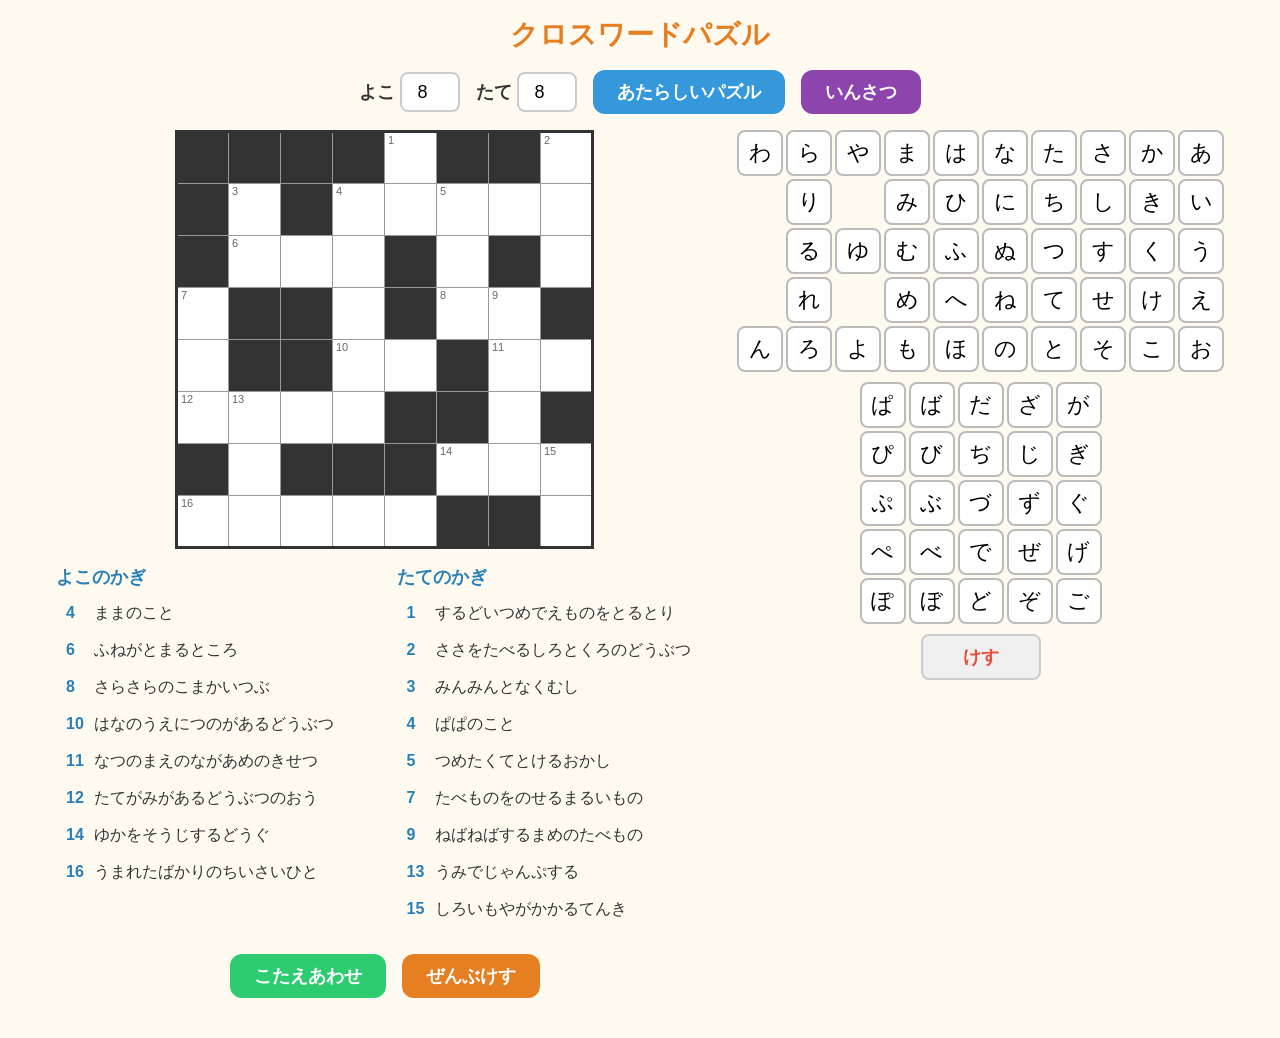
<file: index.html>
<!DOCTYPE html>
<html lang="ja">
<head>
    <meta charset="UTF-8">
    <meta name="viewport" content="width=device-width, initial-scale=1.0, user-scalable=no">
    <title>クロスワードパズル</title>
    <link rel="stylesheet" href="static/style.css?v=3">
    <link rel="manifest" href="manifest.webmanifest">
    <link rel="icon" type="image/svg+xml" href="static/icon.svg">
    <meta name="theme-color" content="#4a90e2">
</head>
<body>
    <div class="container">
        <h1>クロスワードパズル</h1>

        <div class="controls">
            <label>よこ <input type="number" id="width" value="8" min="5" max="15"></label>
            <label>たて <input type="number" id="height" value="8" min="5" max="15"></label>
            <button id="generate" class="btn btn-primary">あたらしいパズル</button>
            <button id="print" class="btn btn-print">いんさつ</button>
        </div>

        <div id="loading" class="loading" style="display:none;">パズルをつくっています...</div>

        <div id="puzzle-area" class="puzzle-area" style="display:none;">
            <div class="puzzle-left">
                <div class="grid-wrapper">
                    <table id="grid" class="grid"></table>
                </div>

                <div class="clues-container">
                    <div class="clues-section">
                        <h2>よこのかぎ</h2>
                        <ul id="clues-across"></ul>
                    </div>
                    <div class="clues-section">
                        <h2>たてのかぎ</h2>
                        <ul id="clues-down"></ul>
                    </div>
                </div>

                <div class="actions">
                    <button id="check" class="btn btn-success">こたえあわせ</button>
                    <button id="clear" class="btn btn-warning">ぜんぶけす</button>
                </div>
            </div>

            <div class="puzzle-right">
                <div class="keyboard" id="keyboard"></div>
            </div>
        </div>
    </div>

    <script src="static/words.js?v=3"></script>
    <script src="static/crossword.js?v=3"></script>
    <script src="static/script.js?v=3"></script>
    <script>
      if ("serviceWorker" in navigator) {
        window.addEventListener("load", () => {
          navigator.serviceWorker
            .register("sw.js")
            .catch((err) => console.warn("SW registration failed:", err));
        });
      }
    </script>
</body>
</html>
</file>
<file: static/style.css>
* {
    box-sizing: border-box;
    margin: 0;
    padding: 0;
}

body {
    font-family: "Hiragino Sans", "Hiragino Kaku Gothic ProN", "Noto Sans JP", sans-serif;
    background: #fffaf0;
    color: #333;
    min-height: 100vh;
}

.container {
    max-width: 1200px;
    margin: 0 auto;
    padding: 16px;
}

h1 {
    text-align: center;
    font-size: 28px;
    margin-bottom: 16px;
    color: #e67e22;
}

h2 {
    font-size: 18px;
    margin-bottom: 8px;
    color: #2980b9;
}

/* コントロール */
.controls {
    display: flex;
    align-items: center;
    justify-content: center;
    gap: 16px;
    margin-bottom: 16px;
    flex-wrap: wrap;
}

.controls label {
    font-size: 18px;
    font-weight: bold;
}

.controls input[type="number"] {
    width: 60px;
    height: 40px;
    font-size: 18px;
    text-align: center;
    border: 2px solid #ccc;
    border-radius: 8px;
}

/* ボタン */
.btn {
    padding: 10px 24px;
    font-size: 18px;
    font-weight: bold;
    border: none;
    border-radius: 12px;
    cursor: pointer;
    touch-action: manipulation;
}

.btn-primary {
    background: #3498db;
    color: white;
}

.btn-primary:active {
    background: #2980b9;
}

.btn-success {
    background: #2ecc71;
    color: white;
}

.btn-success:active {
    background: #27ae60;
}

.btn-warning {
    background: #e67e22;
    color: white;
}

.btn-warning:active {
    background: #d35400;
}

.btn-print {
    background: #8e44ad;
    color: white;
}

.btn-print:active {
    background: #6c3483;
}

/* ローディング */
.loading {
    text-align: center;
    font-size: 20px;
    padding: 40px;
    color: #666;
}

/* パズルエリア（左右2ペイン） */
.puzzle-area {
    display: flex;
    flex-direction: row;
    gap: 24px;
    align-items: flex-start;
}

.puzzle-left {
    flex: 1;
    min-width: 0;
    display: flex;
    flex-direction: column;
    align-items: center;
    gap: 16px;
}

.puzzle-right {
    position: sticky;
    top: 16px;
    flex-shrink: 0;
}

/* グリッド */
.grid-wrapper {
    overflow-x: auto;
    width: 100%;
    display: flex;
    justify-content: center;
}

.grid {
    border-collapse: collapse;
    border: 3px solid #333;
}

.grid td {
    width: 52px;
    height: 52px;
    border: 1.5px solid #999;
    text-align: center;
    vertical-align: middle;
    font-size: 26px;
    position: relative;
    cursor: pointer;
    user-select: none;
    -webkit-user-select: none;
    touch-action: manipulation;
}

.grid td.black {
    background: #333;
    cursor: default;
}

.grid td.white {
    background: white;
}

.grid td.selected {
    background: #aed6f1 !important;
}

.grid td.highlighted {
    background: #d6eaf8 !important;
}

.grid td.correct {
    background: #abebc6 !important;
}

.grid td.incorrect {
    background: #f5b7b1 !important;
}

.cell-number {
    position: absolute;
    top: 2px;
    left: 3px;
    font-size: 11px;
    color: #666;
    line-height: 1;
    pointer-events: none;
}

.cell-char {
    font-size: 26px;
    line-height: 52px;
    pointer-events: none;
}

/* こたえあわせ時の正解表示 */
.cell-char.answer-reveal {
    color: #2471a3;
    font-weight: bold;
}

/* ヒント */
.clues-container {
    display: flex;
    gap: 24px;
    width: 100%;
    max-width: 700px;
    flex-wrap: wrap;
}

.clues-section {
    flex: 1;
    min-width: 250px;
}

.clues-section ul {
    list-style: none;
    padding: 0;
}

.clues-section li {
    padding: 6px 10px;
    font-size: 16px;
    border-radius: 6px;
    margin-bottom: 4px;
    cursor: pointer;
}

.clues-section li:active {
    background: #d6eaf8;
}

.clues-section li.clue-highlighted {
    background: #d6eaf8;
    font-weight: bold;
}

.clue-number {
    display: inline-block;
    min-width: 24px;
    font-weight: bold;
    color: #2980b9;
}

/* キーボード（五十音表レイアウト） */
.keyboard {
    display: flex;
    flex-direction: column;
    gap: 10px;
    align-items: center;
}

.keyboard-section {
    display: flex;
    flex-direction: row-reverse;
    gap: 3px;
}

.keyboard-col {
    display: flex;
    flex-direction: column;
    gap: 3px;
}

.key {
    width: 46px;
    height: 46px;
    font-size: 22px;
    border: 2px solid #bbb;
    border-radius: 8px;
    background: white;
    cursor: pointer;
    display: flex;
    align-items: center;
    justify-content: center;
    touch-action: manipulation;
    user-select: none;
    -webkit-user-select: none;
}

.key:active {
    background: #d6eaf8;
}

.key-spacer {
    visibility: hidden;
}

.keyboard-delete-row {
    display: flex;
    justify-content: center;
}

.key-delete {
    width: 120px;
    height: 46px;
    font-size: 18px;
    background: #f0f0f0;
    color: #e74c3c;
    font-weight: bold;
    border: 2px solid #ccc;
    border-radius: 8px;
    cursor: pointer;
    touch-action: manipulation;
    user-select: none;
    -webkit-user-select: none;
}

.key-delete:active {
    background: #f5b7b1;
}

/* アクションボタン */
.actions {
    display: flex;
    gap: 16px;
    margin-top: 8px;
    margin-bottom: 24px;
    flex-wrap: wrap;
    justify-content: center;
}

/* メッセージ */
.message {
    text-align: center;
    font-size: 24px;
    font-weight: bold;
    padding: 16px;
    border-radius: 12px;
    margin-top: 8px;
}

.message-success {
    background: #d5f5e3;
    color: #27ae60;
}

.message-partial {
    background: #fdebd0;
    color: #e67e22;
}

/* レスポンシブ：狭い画面では縦並びに戻す */
@media (max-width: 900px) {
    .puzzle-area {
        flex-direction: column;
        align-items: center;
    }

    .puzzle-right {
        position: static;
    }
}

@media (max-width: 540px) {
    .grid td {
        width: 44px;
        height: 44px;
        font-size: 22px;
    }

    .cell-char {
        font-size: 22px;
        line-height: 44px;
    }

    .cell-number {
        font-size: 9px;
    }

    .key {
        width: 38px;
        height: 42px;
        font-size: 18px;
    }

    .key-delete {
        width: 100px;
        font-size: 16px;
    }

    h1 {
        font-size: 22px;
    }

    .btn {
        padding: 8px 16px;
        font-size: 16px;
    }
}

/* 印刷モード */
@media print {
    body {
        background: white;
        color: black;
    }

    .controls,
    .keyboard,
    .actions,
    .message,
    #loading {
        display: none !important;
    }

    h1 {
        color: black;
        font-size: 24px;
        margin-bottom: 12px;
    }

    h2 {
        color: black;
    }

    .grid {
        border: 2px solid black;
    }

    .grid td {
        border: 1.5px solid black;
    }

    .grid td.black {
        background: black !important;
        -webkit-print-color-adjust: exact;
        print-color-adjust: exact;
    }

    .grid td.white {
        background: white !important;
    }

    .grid td.selected,
    .grid td.highlighted,
    .grid td.correct,
    .grid td.incorrect {
        background: white !important;
    }

    /* 入力済みの文字と正解表示を隠す */
    .cell-char {
        visibility: hidden !important;
    }

    .cell-number {
        color: black;
    }

    .clues-container {
        max-width: 100%;
    }

    .clues-section li {
        cursor: default;
        background: none !important;
        font-weight: normal !important;
    }

    .clue-number {
        color: black;
    }
}
</file>
